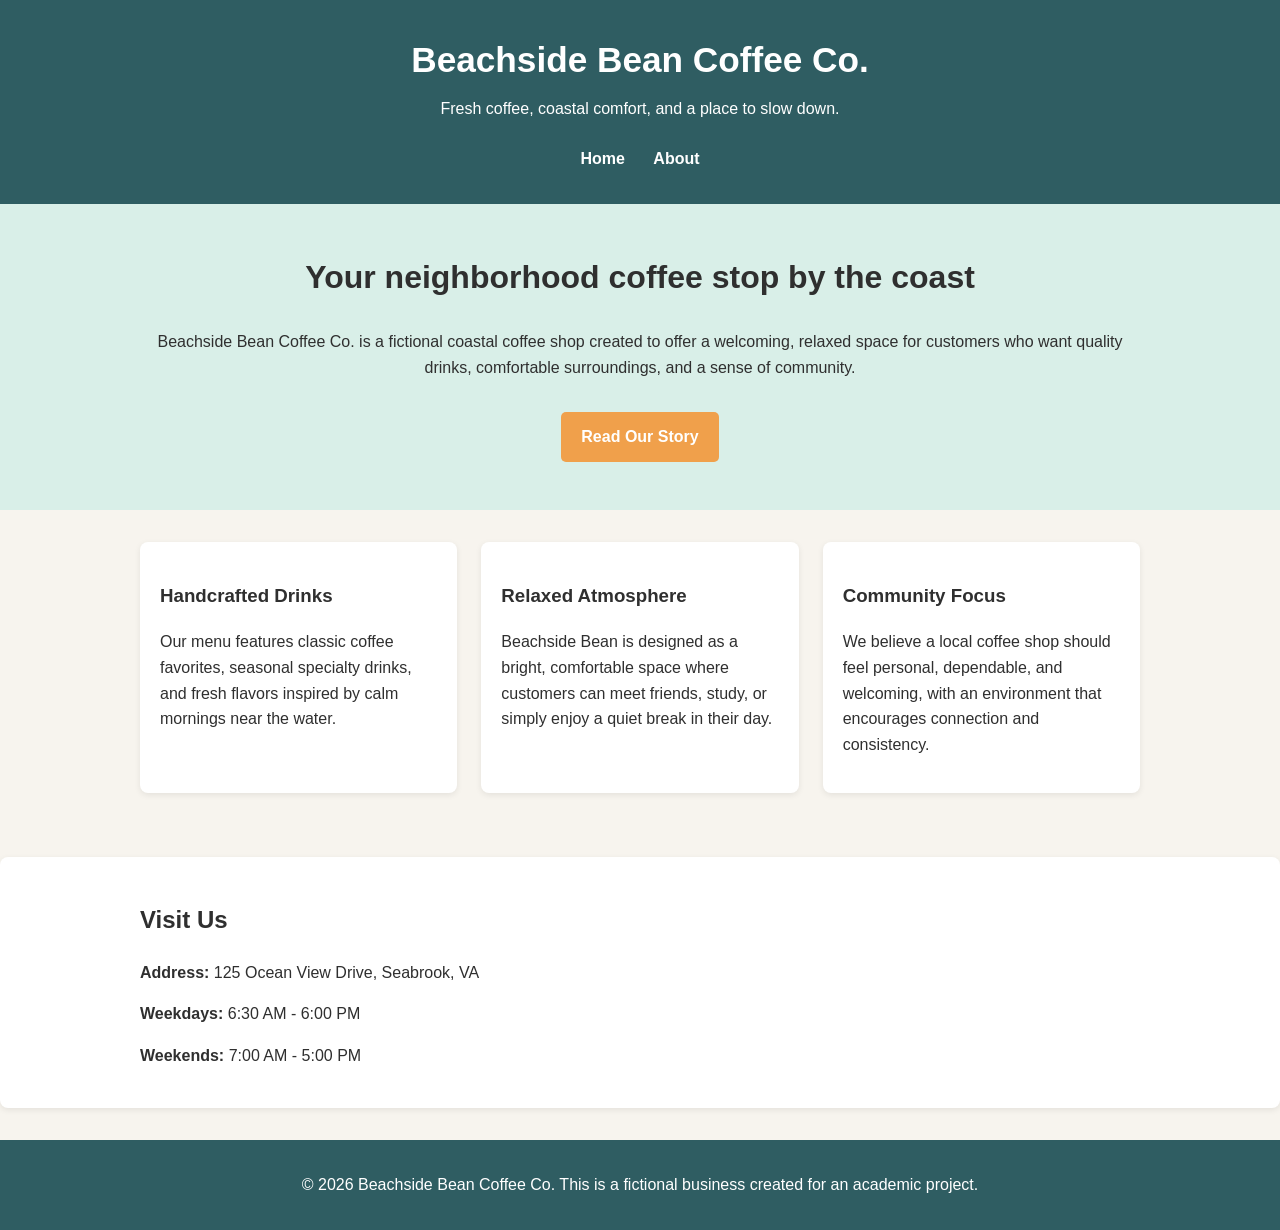
<file: index.html>
<!DOCTYPE html>
<html lang="en">
<head>
  <meta charset="UTF-8">
  <meta name="viewport" content="width=device-width, initial-scale=1.0">
  <title>Beachside Bean Coffee Co. | Home</title>
  <link rel="stylesheet" href="style.css">
</head>
<body>
  <header class="site-header">
    <div class="container">
      <h1>Beachside Bean Coffee Co.</h1>
      <p class="tagline">Fresh coffee, coastal comfort, and a place to slow down.</p>
      <nav aria-label="Main navigation">
        <ul class="nav-list">
          <li><a href="index.html">Home</a></li>
          <li><a href="about.html">About</a></li>
        </ul>
      </nav>
    </div>
  </header>

  <main>
    <section class="hero">
      <div class="container">
        <h2>Your neighborhood coffee stop by the coast</h2>
        <p>
          Beachside Bean Coffee Co. is a fictional coastal coffee shop created to offer a welcoming, relaxed space
          for customers who want quality drinks, comfortable surroundings, and a sense of community.
        </p>
        <a class="button" href="about.html">Read Our Story</a>
      </div>
    </section>

    <section class="container section-grid">
      <article class="card">
        <h3>Handcrafted Drinks</h3>
        <p>
          Our menu features classic coffee favorites, seasonal specialty drinks, and fresh flavors inspired by
          calm mornings near the water.
        </p>
      </article>

      <article class="card">
        <h3>Relaxed Atmosphere</h3>
        <p>
          Beachside Bean is designed as a bright, comfortable space where customers can meet friends, study,
          or simply enjoy a quiet break in their day.
        </p>
      </article>

      <article class="card">
        <h3>Community Focus</h3>
        <p>
          We believe a local coffee shop should feel personal, dependable, and welcoming, with an environment
          that encourages connection and consistency.
        </p>
      </article>
    </section>

    <section class="info-section">
      <div class="container">
        <h2>Visit Us</h2>
        <p><strong>Address:</strong> 125 Ocean View Drive, Seabrook, VA</p>
        <p><strong>Weekdays:</strong> 6:30 AM - 6:00 PM</p>
        <p><strong>Weekends:</strong> 7:00 AM - 5:00 PM</p>
      </div>
    </section>
  </main>

  <footer class="site-footer">
    <div class="container">
      <p>&copy; 2026 Beachside Bean Coffee Co. This is a fictional business created for an academic project.</p>
    </div>
  </footer>
</body>
</html>
</file>
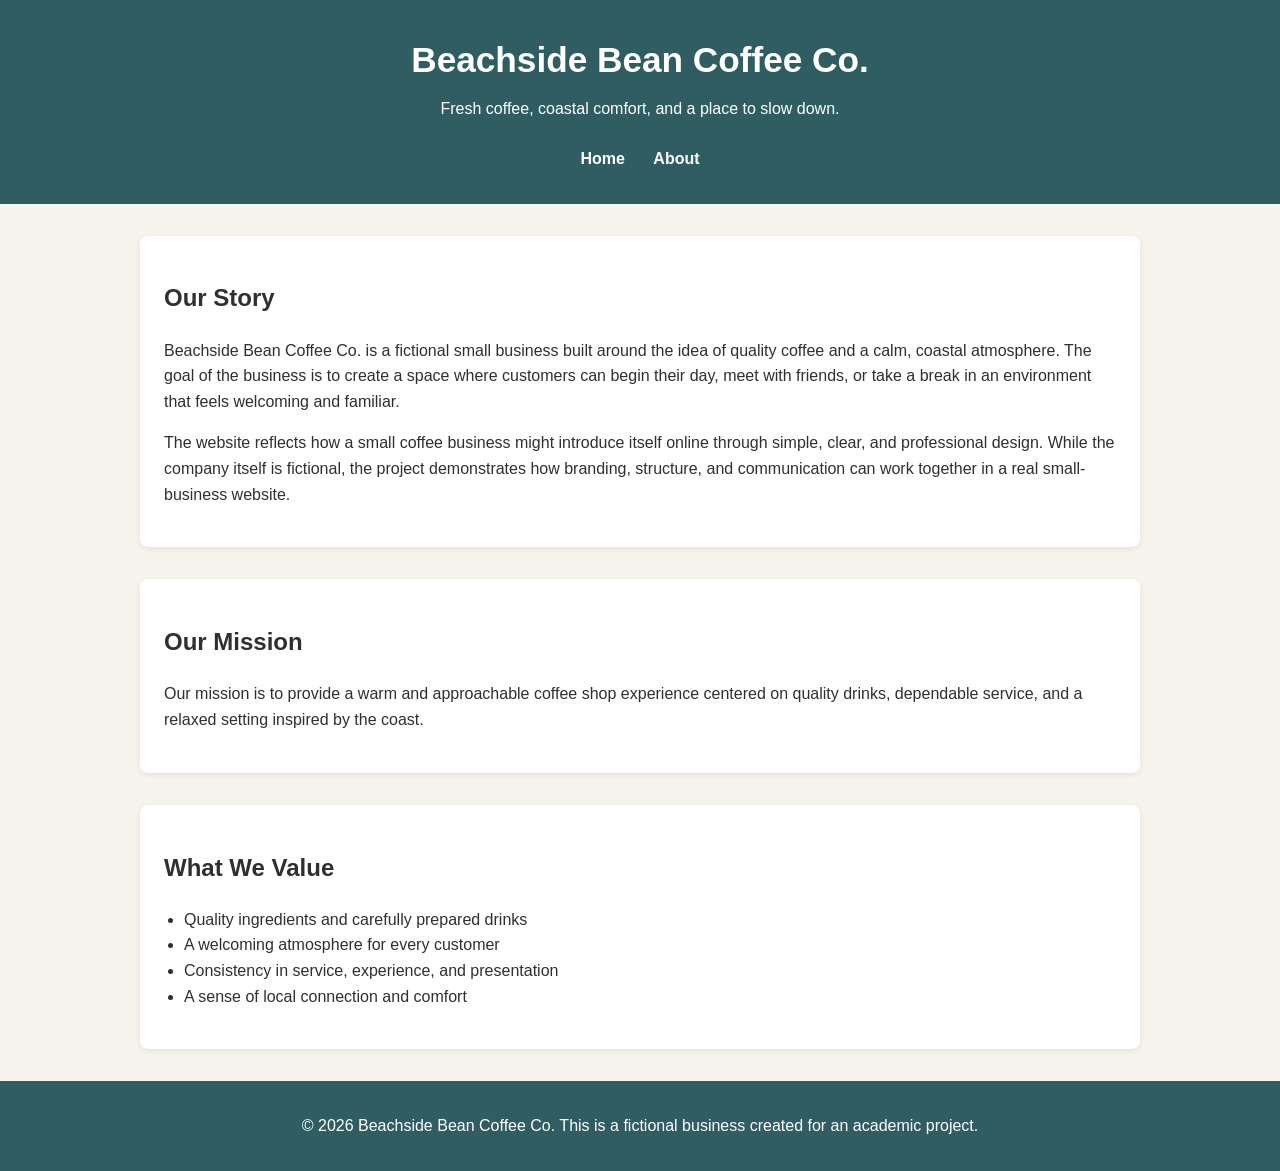
<file: about.html>
<!DOCTYPE html>
<html lang="en">
<head>
  <meta charset="UTF-8">
  <meta name="viewport" content="width=device-width, initial-scale=1.0">
  <title>Beachside Bean Coffee Co. | About</title>
  <link rel="stylesheet" href="style.css">
</head>
<body>
  <header class="site-header">
    <div class="container">
      <h1>Beachside Bean Coffee Co.</h1>
      <p class="tagline">Fresh coffee, coastal comfort, and a place to slow down.</p>
      <nav aria-label="Main navigation">
        <ul class="nav-list">
          <li><a href="index.html">Home</a></li>
          <li><a href="about.html">About</a></li>
        </ul>
      </nav>
    </div>
  </header>

  <main class="container">
    <section class="page-section">
      <h2>Our Story</h2>
      <p>
        Beachside Bean Coffee Co. is a fictional small business built around the idea of quality coffee and a calm,
        coastal atmosphere. The goal of the business is to create a space where customers can begin their day,
        meet with friends, or take a break in an environment that feels welcoming and familiar.
      </p>
      <p>
        The website reflects how a small coffee business might introduce itself online through simple, clear,
        and professional design. While the company itself is fictional, the project demonstrates how branding,
        structure, and communication can work together in a real small-business website.
      </p>
    </section>

    <section class="page-section">
      <h2>Our Mission</h2>
      <p>
        Our mission is to provide a warm and approachable coffee shop experience centered on quality drinks,
        dependable service, and a relaxed setting inspired by the coast.
      </p>
    </section>

    <section class="page-section">
      <h2>What We Value</h2>
      <ul>
        <li>Quality ingredients and carefully prepared drinks</li>
        <li>A welcoming atmosphere for every customer</li>
        <li>Consistency in service, experience, and presentation</li>
        <li>A sense of local connection and comfort</li>
      </ul>
    </section>
  </main>

  <footer class="site-footer">
    <div class="container">
      <p>&copy; 2026 Beachside Bean Coffee Co. This is a fictional business created for an academic project.</p>
    </div>
  </footer>
</body>
</html>
</file>
<file: style.css>
body {
  margin: 0;
  font-family: Arial, Helvetica, sans-serif;
  line-height: 1.6;
  background-color: #f7f4ee;
  color: #2f2f2f;
}

.container {
  width: 90%;
  max-width: 1000px;
  margin: 0 auto;
}

.site-header {
  background-color: #2f5d62;
  color: #ffffff;
  text-align: center;
  padding: 2rem 0;
}

.site-header h1 {
  margin: 0;
  font-size: 2.2rem;
}

.tagline {
  margin-top: 0.5rem;
  font-size: 1rem;
}

.nav-list {
  list-style: none;
  padding: 0;
  margin: 1.5rem 0 0;
}

.nav-list li {
  display: inline-block;
  margin: 0 0.75rem;
}

.nav-list a {
  color: #ffffff;
  text-decoration: none;
  font-weight: bold;
}

.nav-list a:hover {
  text-decoration: underline;
}

.hero {
  background-color: #d9efe8;
  text-align: center;
  padding: 3rem 0;
}

.hero h2 {
  margin-top: 0;
  font-size: 2rem;
}

.button {
  display: inline-block;
  margin-top: 1rem;
  padding: 0.75rem 1.25rem;
  background-color: #f0a04b;
  color: #ffffff;
  text-decoration: none;
  border-radius: 5px;
  font-weight: bold;
}

.button:hover {
  background-color: #d98d3f;
}

.section-grid {
  display: flex;
  flex-wrap: wrap;
  gap: 1.5rem;
  padding: 2rem 0;
}

.card {
  flex: 1 1 250px;
  background-color: #ffffff;
  padding: 1.25rem;
  border-radius: 8px;
  box-shadow: 0 2px 6px rgba(0, 0, 0, 0.08);
}

.info-section,
.page-section {
  background-color: #ffffff;
  margin: 2rem auto;
  padding: 1.5rem;
  border-radius: 8px;
  box-shadow: 0 2px 6px rgba(0, 0, 0, 0.08);
}

.site-footer {
  background-color: #2f5d62;
  color: #ffffff;
  text-align: center;
  padding: 1rem 0;
  margin-top: 2rem;
}

ul {
  padding-left: 1.25rem;
}
</file>
